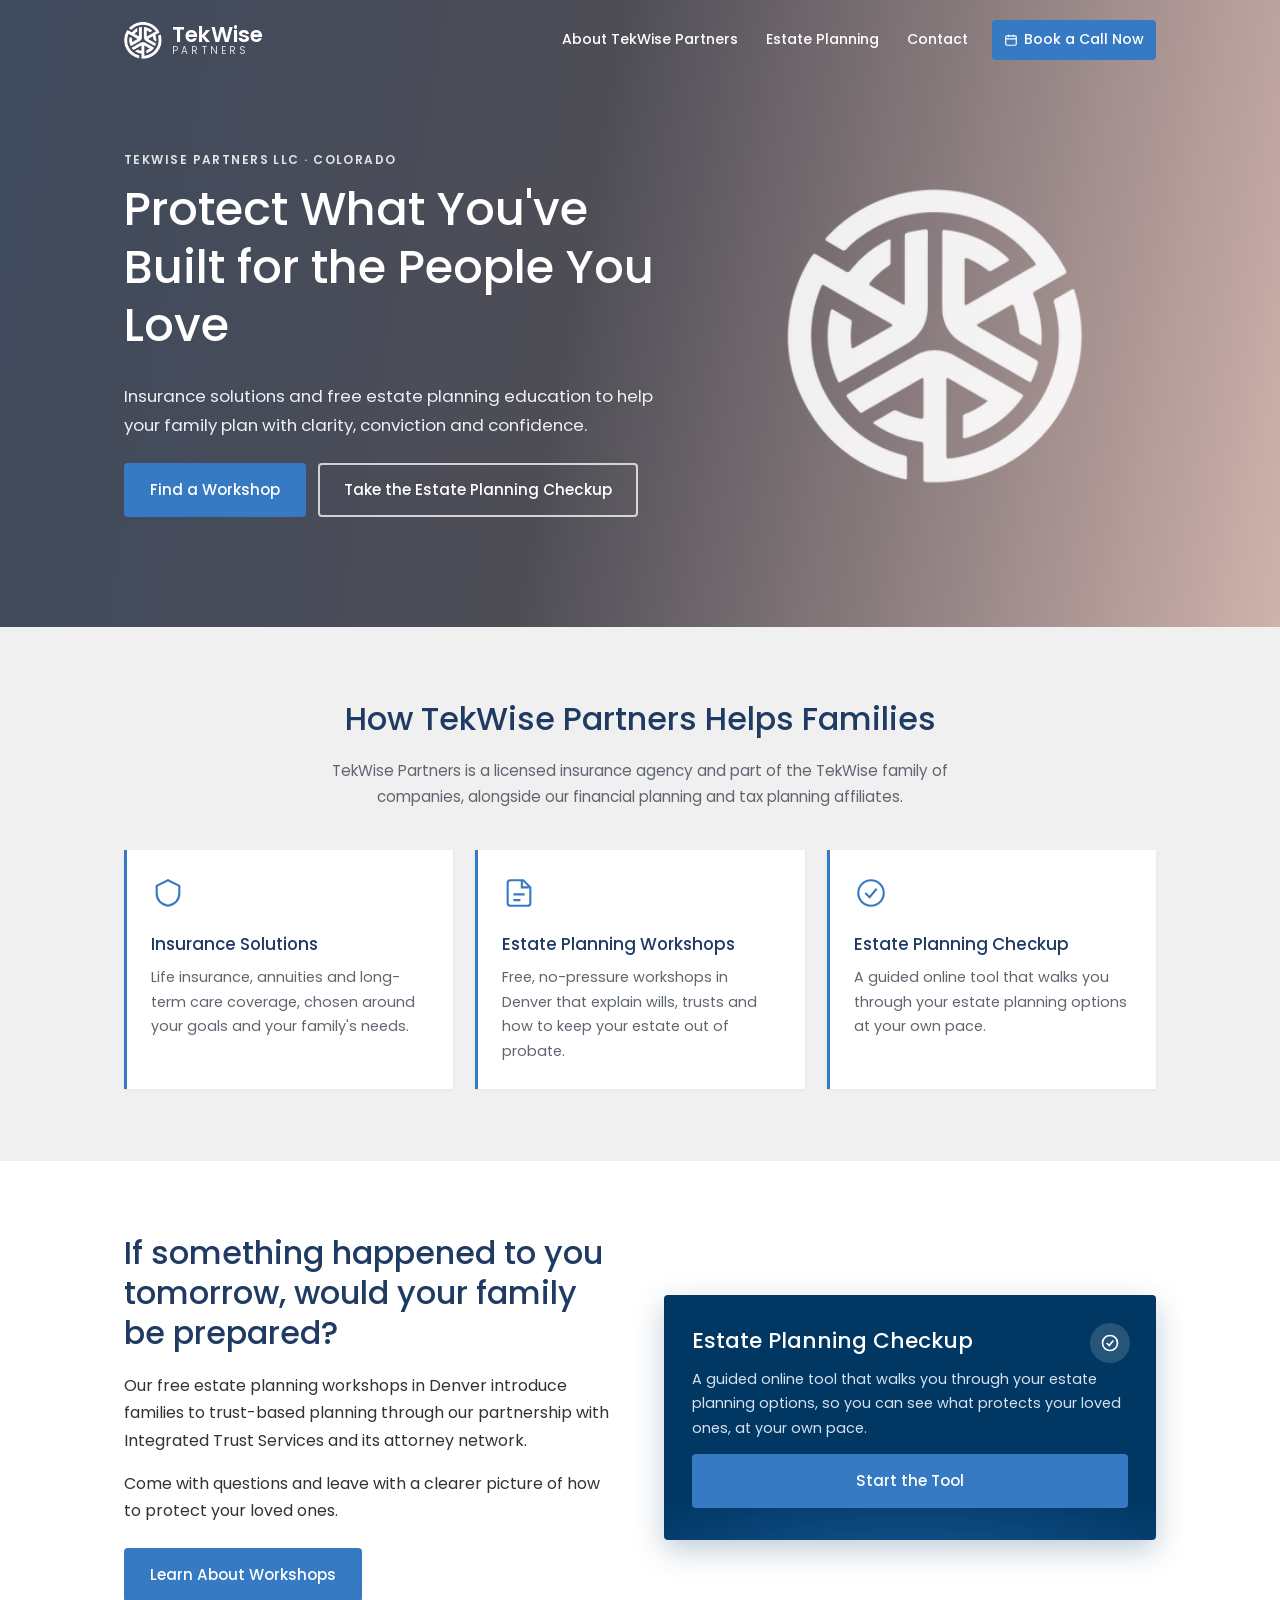
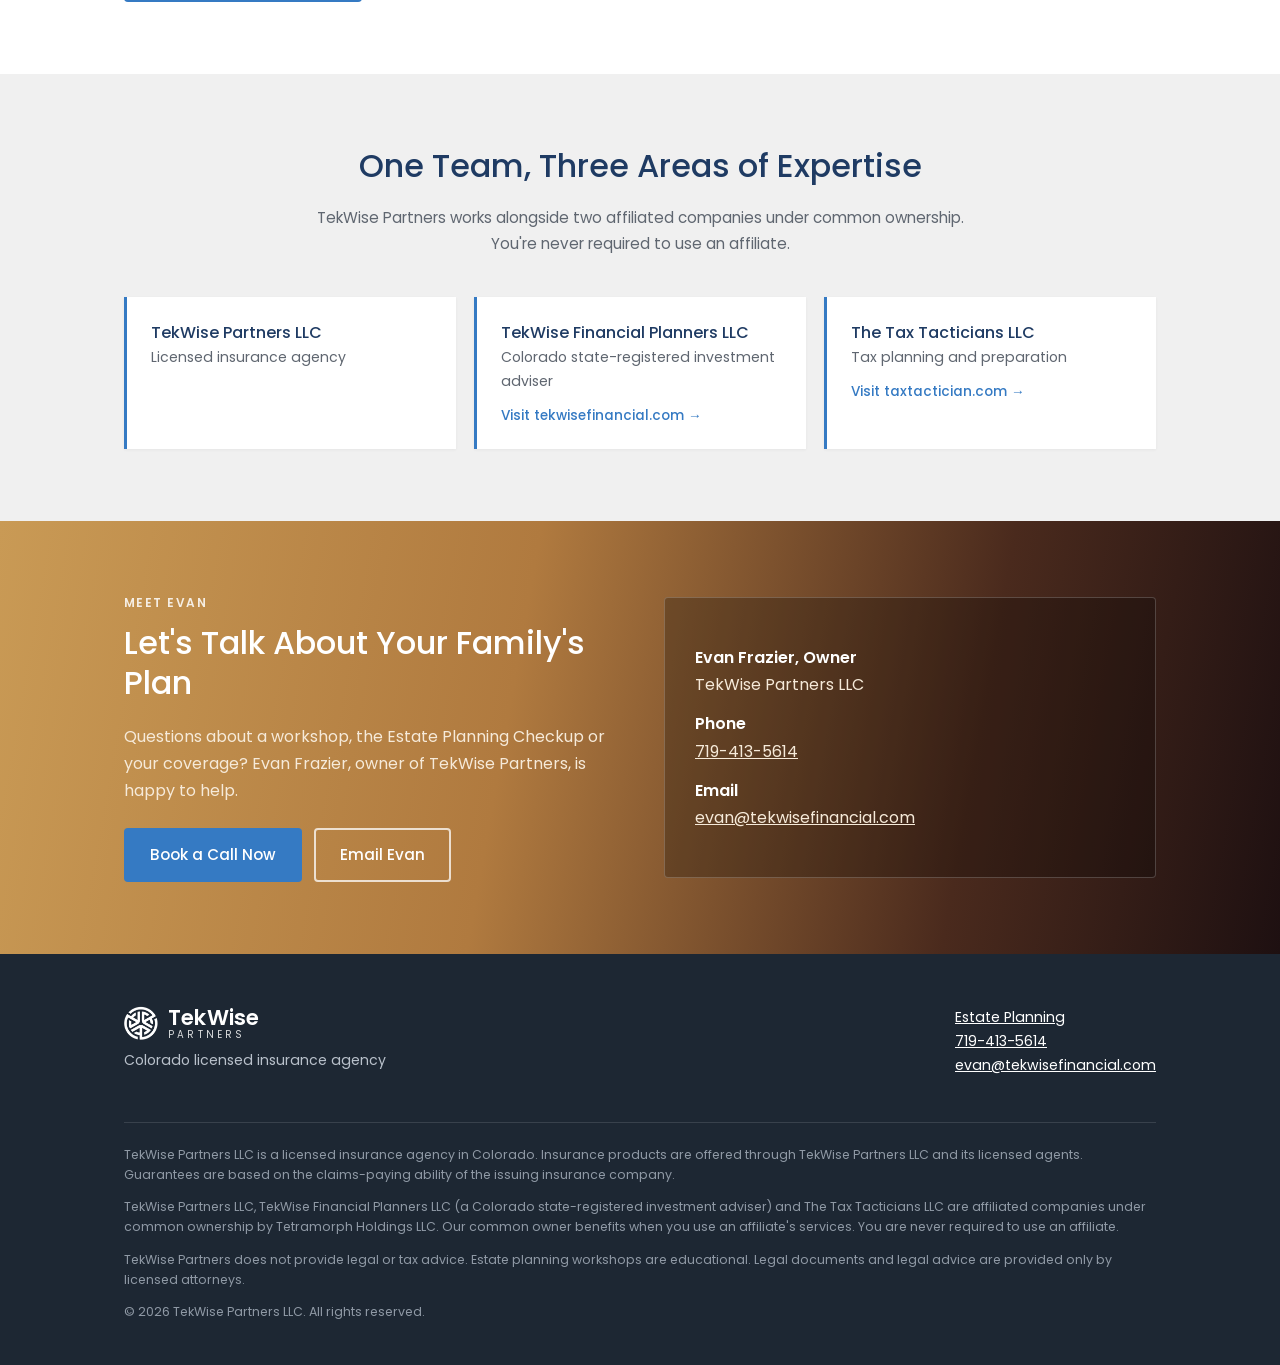
<file: index.html>
<!DOCTYPE html>
<html lang="en">
<head>
  <meta charset="utf-8">
  <meta name="viewport" content="width=device-width, initial-scale=1">
  <title>TekWise Partners | Insurance &amp; Estate Planning Workshops in Denver, CO</title>
  <meta name="description" content="TekWise Partners is a Colorado insurance agency offering life insurance, annuities and free estate planning workshops in Denver. Book a call today.">
  <link rel="canonical" href="https://tekwisepartners.com/">
  <meta name="robots" content="index, follow">
  <meta name="theme-color" content="#3e4a5d">
  <meta property="og:type" content="website">
  <meta property="og:site_name" content="TekWise Partners">
  <meta property="og:locale" content="en_US">
  <meta property="og:title" content="TekWise Partners | Insurance &amp; Estate Planning Workshops in Denver, CO">
  <meta property="og:description" content="TekWise Partners is a Colorado insurance agency offering life insurance, annuities and free estate planning workshops in Denver. Book a call today.">
  <meta property="og:url" content="https://tekwisepartners.com/">
  <meta property="og:image" content="https://tekwisepartners.com/img/og-image.png">
  <meta property="og:image:width" content="1200">
  <meta property="og:image:height" content="630">
  <meta property="og:image:alt" content="TekWise Partners: insurance solutions and estate planning workshops in Denver, Colorado">
  <meta name="twitter:card" content="summary_large_image">
  <meta name="twitter:title" content="TekWise Partners | Insurance &amp; Estate Planning Workshops in Denver, CO">
  <meta name="twitter:description" content="TekWise Partners is a Colorado insurance agency offering life insurance, annuities and free estate planning workshops in Denver. Book a call today.">
  <meta name="twitter:image" content="https://tekwisepartners.com/img/og-image.png">
  <meta name="geo.region" content="US-CO">
  <meta name="geo.placename" content="Denver">
  <link rel="apple-touch-icon" href="apple-touch-icon.png">
  <script type="application/ld+json">
{
  "@context": "https://schema.org",
  "@graph": [
    {
      "@type": "InsuranceAgency",
      "@id": "https://tekwisepartners.com/#organization",
      "name": "TekWise Partners LLC",
      "alternateName": "TekWise Partners",
      "url": "https://tekwisepartners.com/",
      "logo": "https://tekwisepartners.com/img/tekwise-symbol.png",
      "image": "https://tekwisepartners.com/img/og-image.png",
      "description": "Colorado licensed insurance agency offering life insurance, annuities, long-term care coverage and estate planning workshops in Denver.",
      "telephone": "+1-719-413-5614",
      "email": "evan@tekwisefinancial.com",
      "areaServed": [
        {
          "@type": "City",
          "name": "Denver"
        },
        {
          "@type": "State",
          "name": "Colorado"
        }
      ],
      "founder": {
        "@type": "Person",
        "name": "Evan Frazier",
        "jobTitle": "Owner"
      },
      "parentOrganization": {
        "@type": "Organization",
        "name": "Tetramorph Holdings LLC"
      },
      "knowsAbout": [
        "Life insurance",
        "Annuities",
        "Long-term care insurance",
        "Estate planning",
        "Living trusts",
        "Probate avoidance"
      ],
      "potentialAction": {
        "@type": "ReserveAction",
        "target": "https://calendly.com/tekwisefinancial/insuranceandincomeplanning",
        "name": "Book a call"
      }
    },
    {
      "@type": "WebSite",
      "@id": "https://tekwisepartners.com/#website",
      "url": "https://tekwisepartners.com/",
      "name": "TekWise Partners",
      "publisher": {
        "@id": "https://tekwisepartners.com/#organization"
      }
    }
  ]
}
  </script>
  <link rel="preconnect" href="https://fonts.googleapis.com">
  <link rel="preconnect" href="https://fonts.gstatic.com" crossorigin>
  <link href="https://fonts.googleapis.com/css2?family=Poppins:wght@400;500;600&display=swap" rel="stylesheet">
  <link rel="stylesheet" href="css/style.css">
  <link rel="icon" href="favicon.png" type="image/png">
</head>
<body>
  <a class="skip" href="#main">Skip to content</a>

  <header class="site-header">
    <div class="wrap">
      <a class="brand" href="index.html">
        <img src="img/tekwise-symbol-white.png" alt="" width="38" height="38">
        <span class="brand-name">TekWise<small>Partners</small></span>
      </a>
      <nav class="nav" aria-label="Main">
        <a href="index.html#services">About TekWise Partners</a>
        <a href="estate-planning.html">Estate Planning</a>
        <a href="index.html#contact">Contact</a>
        <a class="nav-cta" href="https://calendly.com/tekwisefinancial/insuranceandincomeplanning" target="_blank" rel="noopener"><svg viewBox="0 0 24 24" fill="none" stroke="currentColor" stroke-width="2"><rect x="3" y="5" width="18" height="16" rx="2"/><path d="M16 3v4M8 3v4M3 10h18"/></svg>Book a Call Now</a>
      </nav>
    </div>
  </header>

  <main id="main">
    <section class="hero">
      <div class="wrap">
        <div>
          <p class="eyebrow">TekWise Partners LLC &middot; Colorado</p>
          <h1>Protect What You've Built for the People You Love</h1>
          <p class="lead">Insurance solutions and free estate planning education to help your family plan with clarity, conviction and confidence.</p>
          <div class="actions">
            <a class="btn btn-primary" href="estate-planning.html#workshops">Find a Workshop</a>
            <a class="btn btn-outline-white" href="estate-planning.html#checkup">Take the Estate Planning Checkup</a>
          </div>
        </div>
        <img class="hero-mark" src="img/tekwise-symbol-white.png" alt="">
      </div>
    </section>

    <section id="services" class="alt">
      <div class="wrap">
        <div class="section-head">
          <h2>How TekWise Partners Helps Families</h2>
          <p>TekWise Partners is a licensed insurance agency and part of the TekWise family of companies, alongside our financial planning and tax planning affiliates.</p>
        </div>
        <div class="grid grid-3">
          <div class="card">
            <div class="icon"><svg viewBox="0 0 24 24" fill="none" stroke="currentColor" stroke-width="1.5"><path d="M12 3l8 4v5c0 5-3.5 8-8 9-4.5-1-8-4-8-9V7z"/></svg></div>
            <h3>Insurance Solutions</h3>
            <p>Life insurance, annuities and long-term care coverage, chosen around your goals and your family's needs.</p>
          </div>
          <div class="card">
            <div class="icon"><svg viewBox="0 0 24 24" fill="none" stroke="currentColor" stroke-width="1.5"><path d="M4 19V5a2 2 0 012-2h9l5 5v11a2 2 0 01-2 2H6a2 2 0 01-2-2z"/><path d="M14 3v5h5M8 13h8M8 17h5"/></svg></div>
            <h3>Estate Planning Workshops</h3>
            <p>Free, no-pressure workshops in Denver that explain wills, trusts and how to keep your estate out of probate.</p>
          </div>
          <div class="card">
            <div class="icon"><svg viewBox="0 0 24 24" fill="none" stroke="currentColor" stroke-width="1.5"><circle cx="12" cy="12" r="9"/><path d="M8 12l3 3 5-6"/></svg></div>
            <h3>Estate Planning Checkup</h3>
            <p>A guided online tool that walks you through your estate planning options at your own pace.</p>
          </div>
        </div>
      </div>
    </section>

    <section>
      <div class="wrap grid grid-2">
        <div>
          <h2>If something happened to you tomorrow, would your family be prepared?</h2>
          <p>Our free estate planning workshops in Denver introduce families to trust-based planning through our partnership with Integrated Trust Services and its attorney network.</p>
          <p>Come with questions and leave with a clearer picture of how to protect your loved ones.</p>
          <div class="actions">
            <a class="btn btn-primary" href="estate-planning.html">Learn About Workshops</a>
          </div>
        </div>
        <div class="tool-card">
          <span class="tool-icon" aria-hidden="true"><svg viewBox="0 0 24 24" fill="none" stroke="#fff" stroke-width="2"><circle cx="12" cy="12" r="9"/><path d="M8 12l3 3 5-6"/></svg></span>
          <h3>Estate Planning Checkup</h3>
          <p>A guided online tool that walks you through your estate planning options, so you can see what protects your loved ones, at your own pace.</p>
          <a class="btn btn-primary btn-block" href="https://umustsee.net/KWM9HJ" target="_blank" rel="noopener">Start the Tool</a>
        </div>
      </div>
    </section>

    <section class="alt">
      <div class="wrap">
        <div class="section-head">
          <h2>One Team, Three Areas of Expertise</h2>
          <p>TekWise Partners works alongside two affiliated companies under common ownership. You're never required to use an affiliate.</p>
        </div>
        <div class="affiliates">
          <div class="affiliate"><strong>TekWise Partners LLC</strong><span>Licensed insurance agency</span></div>
          <a class="affiliate" href="https://tekwisefinancial.com" target="_blank" rel="noopener"><strong>TekWise Financial Planners LLC</strong><span>Colorado state-registered investment adviser</span><em>Visit tekwisefinancial.com &rarr;</em></a>
          <a class="affiliate" href="https://taxtactician.com" target="_blank" rel="noopener"><strong>The Tax Tacticians LLC</strong><span>Tax planning and preparation</span><em>Visit taxtactician.com &rarr;</em></a>
        </div>
      </div>
    </section>

    <section id="contact" class="warm">
      <div class="wrap grid grid-2">
        <div>
          <p class="eyebrow">Meet Evan</p>
          <h2>Let's Talk About Your Family's Plan</h2>
          <p>Questions about a workshop, the Estate Planning Checkup or your coverage? Evan Frazier, owner of TekWise Partners, is happy to help.</p>
          <div class="actions">
            <a class="btn btn-primary" href="https://calendly.com/tekwisefinancial/insuranceandincomeplanning" target="_blank" rel="noopener">Book a Call Now</a>
            <a class="btn btn-outline-white" href="mailto:evan@tekwisefinancial.com?subject=TekWise%20Partners%20inquiry">Email Evan</a>
          </div>
        </div>
        <div class="contact-box">
          <dl>
            <dt>Evan Frazier, Owner</dt>
            <dd>TekWise Partners LLC</dd>
            <dt>Phone</dt>
            <dd><a href="tel:+17194135614">719-413-5614</a></dd>
            <dt>Email</dt>
            <dd><a href="mailto:evan@tekwisefinancial.com">evan@tekwisefinancial.com</a></dd>
          </dl>
        </div>
      </div>
    </section>
  </main>

  <footer class="site-footer">
    <div class="wrap">
      <div class="footer-top">
        <div>
          <div class="footer-brand"><img src="img/tekwise-symbol-white.png" alt="" width="34" height="34"><span class="brand-name">TekWise<small>Partners</small></span></div>
          <p>Colorado licensed insurance agency</p>
        </div>
        <div>
          <p><a href="estate-planning.html">Estate Planning</a><br>
          <a href="tel:+17194135614">719-413-5614</a><br>
          <a href="mailto:evan@tekwisefinancial.com">evan@tekwisefinancial.com</a></p>
        </div>
      </div>
      <div class="disclosure">
        <p>TekWise Partners LLC is a licensed insurance agency in Colorado. Insurance products are offered through TekWise Partners LLC and its licensed agents. Guarantees are based on the claims-paying ability of the issuing insurance company.</p>
        <p>TekWise Partners LLC, TekWise Financial Planners LLC (a Colorado state-registered investment adviser) and The Tax Tacticians LLC are affiliated companies under common ownership by Tetramorph Holdings LLC. Our common owner benefits when you use an affiliate's services. You are never required to use an affiliate.</p>
        <p>TekWise Partners does not provide legal or tax advice. Estate planning workshops are educational. Legal documents and legal advice are provided only by licensed attorneys.</p>
        <p>&copy; <span id="yr">2026</span> TekWise Partners LLC. All rights reserved.</p>
      </div>
    </div>
  </footer>
  <script>document.getElementById('yr').textContent = new Date().getFullYear();</script>
</body>
</html>
</file>
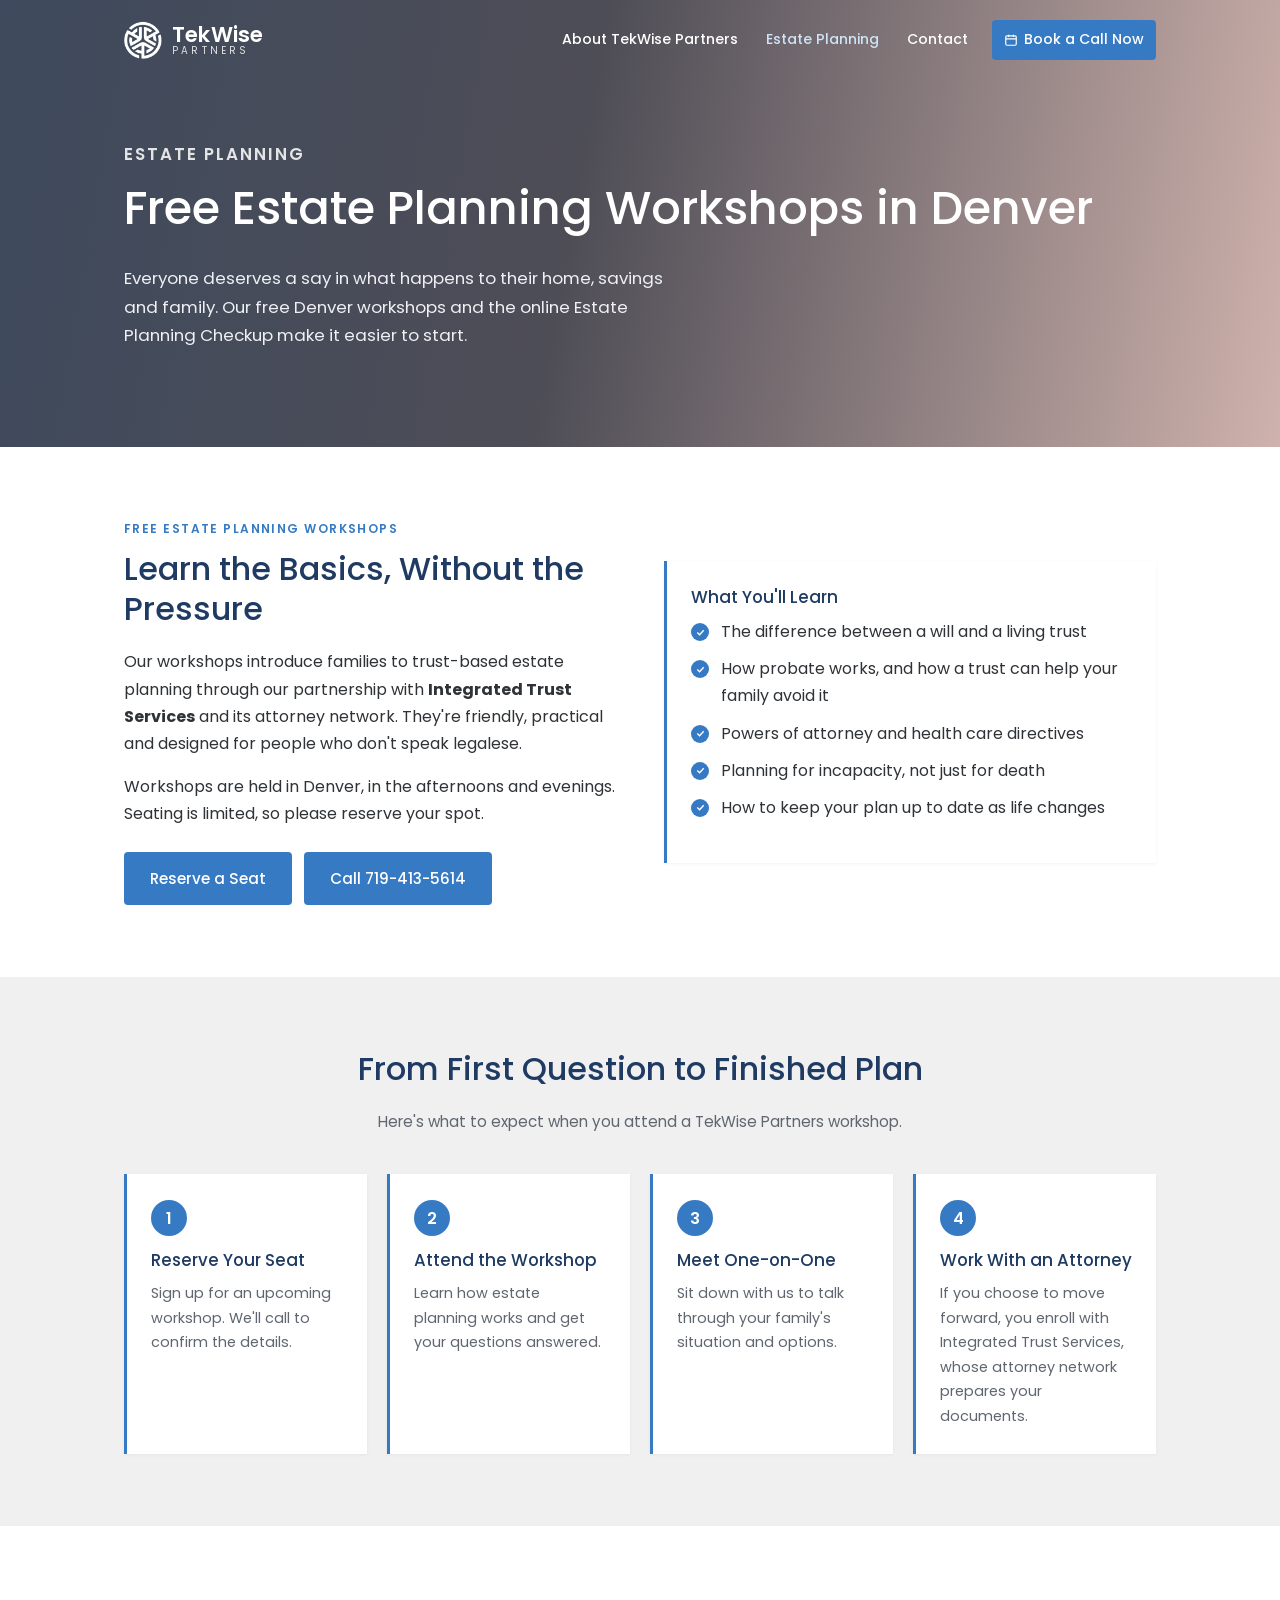
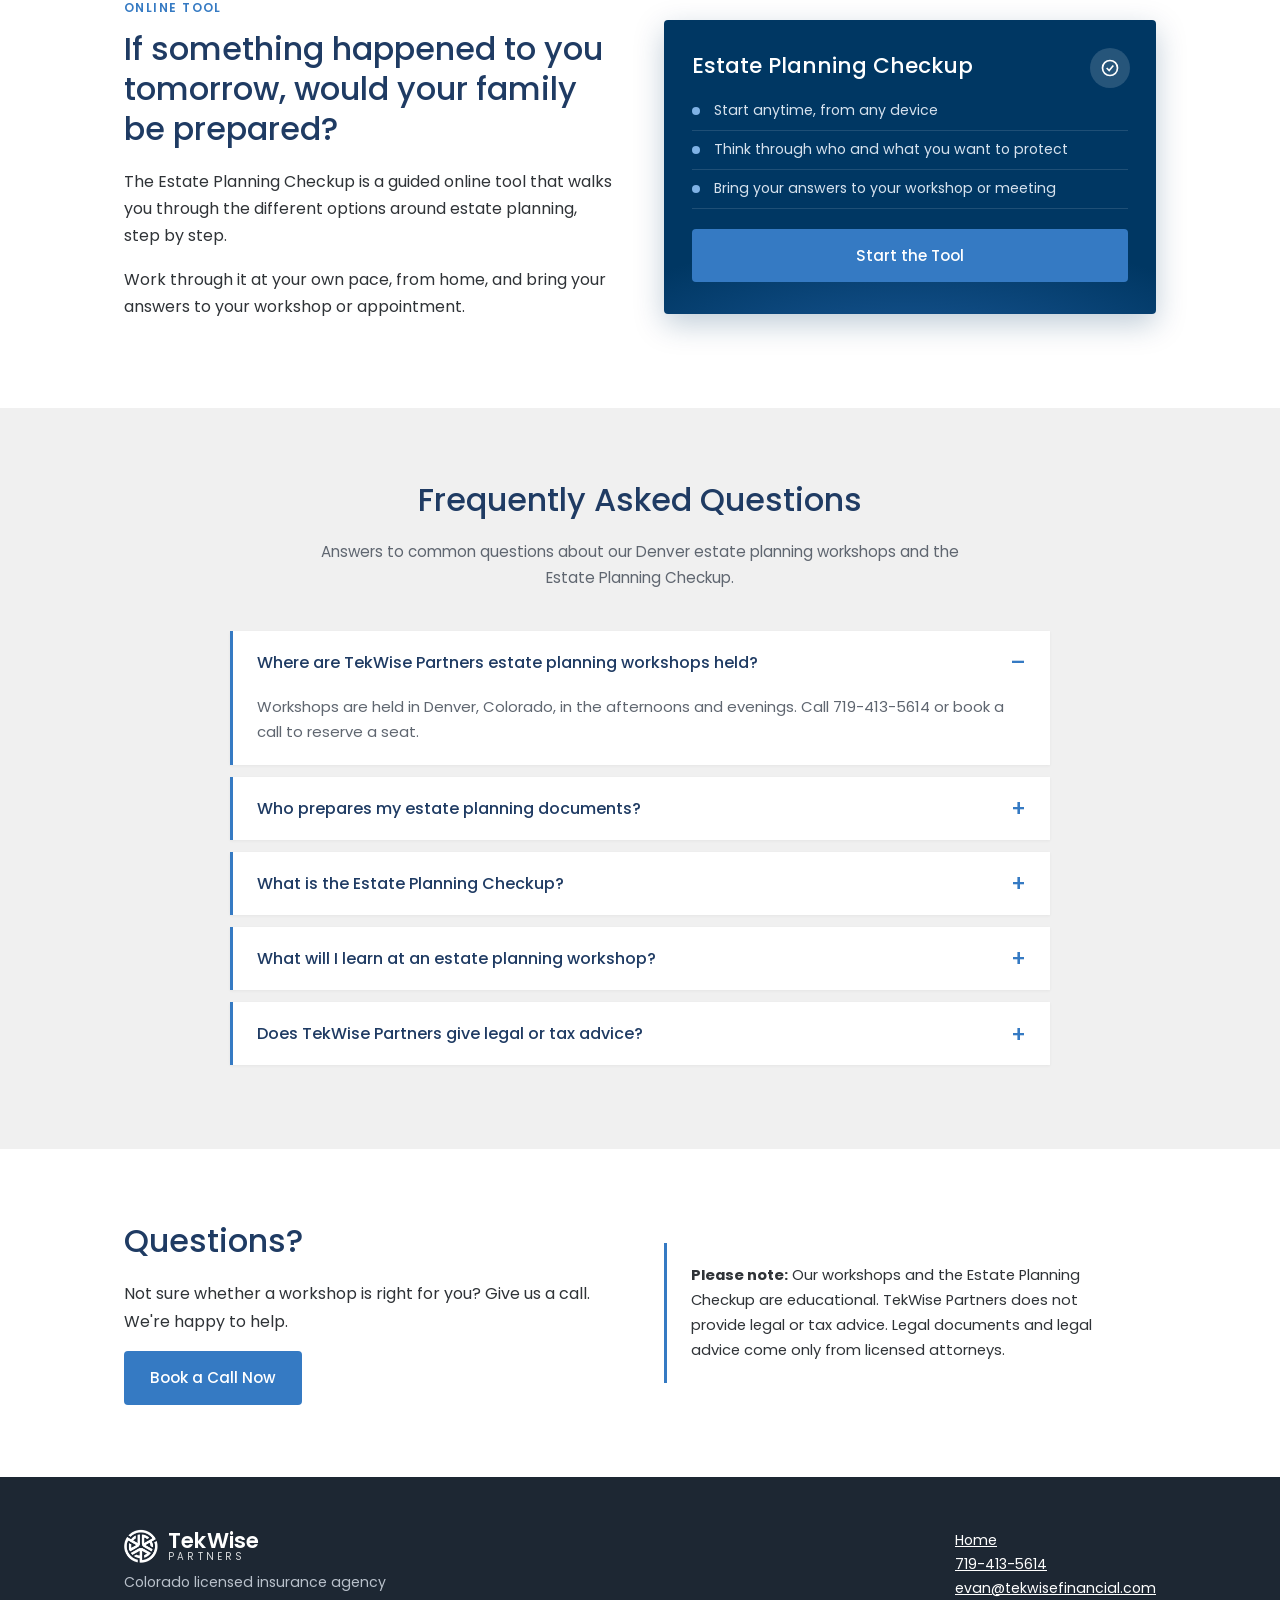
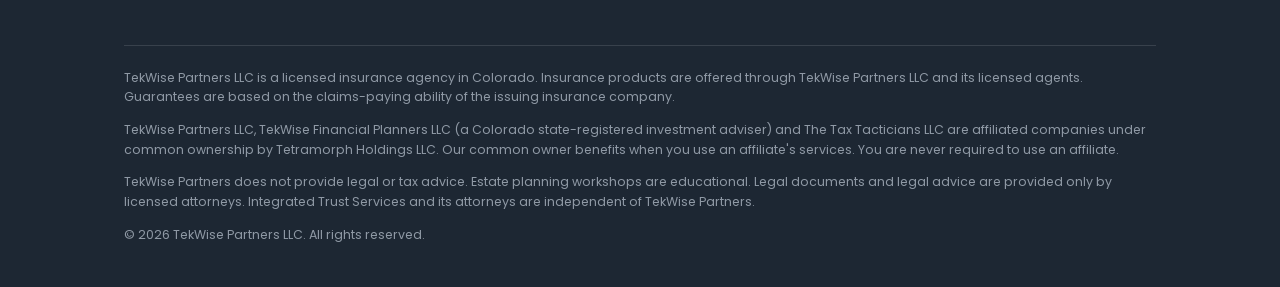
<file: estate-planning.html>
<!DOCTYPE html>
<html lang="en">
<head>
  <meta charset="utf-8">
  <meta name="viewport" content="width=device-width, initial-scale=1">
  <title>Free Estate Planning Workshops in Denver | TekWise Partners</title>
  <meta name="description" content="Free estate planning workshops in Denver with Integrated Trust Services&#39; attorneys. Learn about wills, trusts and probate, or take our online checkup.">
  <link rel="canonical" href="https://tekwisepartners.com/estate-planning.html">
  <meta name="robots" content="index, follow">
  <meta name="theme-color" content="#3e4a5d">
  <meta property="og:type" content="website">
  <meta property="og:site_name" content="TekWise Partners">
  <meta property="og:locale" content="en_US">
  <meta property="og:title" content="Free Estate Planning Workshops in Denver | TekWise Partners">
  <meta property="og:description" content="Free estate planning workshops in Denver with Integrated Trust Services&#39; attorneys. Learn about wills, trusts and probate, or take our online checkup.">
  <meta property="og:url" content="https://tekwisepartners.com/estate-planning.html">
  <meta property="og:image" content="https://tekwisepartners.com/img/og-image.png">
  <meta property="og:image:width" content="1200">
  <meta property="og:image:height" content="630">
  <meta property="og:image:alt" content="TekWise Partners: insurance solutions and estate planning workshops in Denver, Colorado">
  <meta name="twitter:card" content="summary_large_image">
  <meta name="twitter:title" content="Free Estate Planning Workshops in Denver | TekWise Partners">
  <meta name="twitter:description" content="Free estate planning workshops in Denver with Integrated Trust Services&#39; attorneys. Learn about wills, trusts and probate, or take our online checkup.">
  <meta name="twitter:image" content="https://tekwisepartners.com/img/og-image.png">
  <meta name="geo.region" content="US-CO">
  <meta name="geo.placename" content="Denver">
  <link rel="apple-touch-icon" href="apple-touch-icon.png">
  <script type="application/ld+json">
{
  "@context": "https://schema.org",
  "@graph": [
    {
      "@type": "InsuranceAgency",
      "@id": "https://tekwisepartners.com/#organization",
      "name": "TekWise Partners LLC",
      "alternateName": "TekWise Partners",
      "url": "https://tekwisepartners.com/",
      "logo": "https://tekwisepartners.com/img/tekwise-symbol.png",
      "image": "https://tekwisepartners.com/img/og-image.png",
      "description": "Colorado licensed insurance agency offering life insurance, annuities, long-term care coverage and estate planning workshops in Denver.",
      "telephone": "+1-719-413-5614",
      "email": "evan@tekwisefinancial.com",
      "areaServed": [
        {
          "@type": "City",
          "name": "Denver"
        },
        {
          "@type": "State",
          "name": "Colorado"
        }
      ],
      "founder": {
        "@type": "Person",
        "name": "Evan Frazier",
        "jobTitle": "Owner"
      },
      "parentOrganization": {
        "@type": "Organization",
        "name": "Tetramorph Holdings LLC"
      },
      "knowsAbout": [
        "Life insurance",
        "Annuities",
        "Long-term care insurance",
        "Estate planning",
        "Living trusts",
        "Probate avoidance"
      ],
      "potentialAction": {
        "@type": "ReserveAction",
        "target": "https://calendly.com/tekwisefinancial/insuranceandincomeplanning",
        "name": "Book a call"
      }
    },
    {
      "@type": "Service",
      "name": "Estate planning workshops",
      "serviceType": "Estate planning education",
      "provider": {
        "@id": "https://tekwisepartners.com/#organization"
      },
      "areaServed": {
        "@type": "City",
        "name": "Denver"
      },
      "url": "https://tekwisepartners.com/estate-planning.html"
    },
    {
      "@type": "FAQPage",
      "mainEntity": [
        {
          "@type": "Question",
          "name": "Where are TekWise Partners estate planning workshops held?",
          "acceptedAnswer": {
            "@type": "Answer",
            "text": "Workshops are held in Denver, Colorado, in the afternoons and evenings. Call 719-413-5614 or book a call to reserve a seat."
          }
        },
        {
          "@type": "Question",
          "name": "Who prepares my estate planning documents?",
          "acceptedAnswer": {
            "@type": "Answer",
            "text": "If you choose to move forward after a workshop, you enroll with Integrated Trust Services, whose attorney network prepares your documents. TekWise Partners does not provide legal advice."
          }
        },
        {
          "@type": "Question",
          "name": "What is the Estate Planning Checkup?",
          "acceptedAnswer": {
            "@type": "Answer",
            "text": "The Estate Planning Checkup is a guided online tool that walks you through the different options around estate planning at your own pace. You can bring your answers to a workshop or appointment."
          }
        },
        {
          "@type": "Question",
          "name": "What will I learn at an estate planning workshop?",
          "acceptedAnswer": {
            "@type": "Answer",
            "text": "Workshops cover the difference between a will and a living trust, how probate works and how a trust can help avoid it, powers of attorney and health care directives, planning for incapacity, and keeping your plan up to date."
          }
        },
        {
          "@type": "Question",
          "name": "Does TekWise Partners give legal or tax advice?",
          "acceptedAnswer": {
            "@type": "Answer",
            "text": "No. TekWise Partners is a licensed insurance agency. Workshops and the Estate Planning Checkup are educational. Legal advice comes only from licensed attorneys."
          }
        }
      ]
    },
    {
      "@type": "BreadcrumbList",
      "itemListElement": [
        {
          "@type": "ListItem",
          "position": 1,
          "name": "Home",
          "item": "https://tekwisepartners.com/"
        },
        {
          "@type": "ListItem",
          "position": 2,
          "name": "Estate Planning",
          "item": "https://tekwisepartners.com/estate-planning.html"
        }
      ]
    }
  ]
}
  </script>
  <link rel="preconnect" href="https://fonts.googleapis.com">
  <link rel="preconnect" href="https://fonts.gstatic.com" crossorigin>
  <link href="https://fonts.googleapis.com/css2?family=Poppins:wght@400;500;600&display=swap" rel="stylesheet">
  <link rel="stylesheet" href="css/style.css">
  <link rel="icon" href="favicon.png" type="image/png">
</head>
<body>
  <a class="skip" href="#main">Skip to content</a>

  <header class="site-header">
    <div class="wrap">
      <a class="brand" href="index.html">
        <img src="img/tekwise-symbol-white.png" alt="" width="38" height="38">
        <span class="brand-name">TekWise<small>Partners</small></span>
      </a>
      <nav class="nav" aria-label="Main">
        <a href="index.html#services">About TekWise Partners</a>
        <a href="estate-planning.html" aria-current="page">Estate Planning</a>
        <a href="index.html#contact">Contact</a>
        <a class="nav-cta" href="https://calendly.com/tekwisefinancial/insuranceandincomeplanning" target="_blank" rel="noopener"><svg viewBox="0 0 24 24" fill="none" stroke="currentColor" stroke-width="2"><rect x="3" y="5" width="18" height="16" rx="2"/><path d="M16 3v4M8 3v4M3 10h18"/></svg>Book a Call Now</a>
      </nav>
    </div>
  </header>

  <main id="main">
    <section class="page-hero">
      <div class="wrap">
        <p class="eyebrow">Estate Planning</p>
        <h1>Free Estate Planning Workshops in Denver</h1>
        <p>Everyone deserves a say in what happens to their home, savings and family. Our free Denver workshops and the online Estate Planning Checkup make it easier to start.</p>
      </div>
    </section>

    <section id="workshops">
      <div class="wrap grid grid-2">
        <div>
          <p class="eyebrow">Free Estate Planning Workshops</p>
          <h2>Learn the Basics, Without the Pressure</h2>
          <p>Our workshops introduce families to trust-based estate planning through our partnership with <strong>Integrated Trust Services</strong> and its attorney network. They're friendly, practical and designed for people who don't speak legalese.</p>
          <p>Workshops are held in Denver, in the afternoons and evenings. Seating is limited, so please reserve your spot.</p>
          <div class="actions">
            <a class="btn btn-primary" href="mailto:evan@tekwisefinancial.com?subject=Estate%20planning%20workshop%20reservation">Reserve a Seat</a>
            <a class="btn btn-primary" href="tel:+17194135614">Call 719-413-5614</a>
          </div>
        </div>
        <div class="card">
          <h3>What You'll Learn</h3>
          <ul class="checklist">
            <li>The difference between a will and a living trust</li>
            <li>How probate works, and how a trust can help your family avoid it</li>
            <li>Powers of attorney and health care directives</li>
            <li>Planning for incapacity, not just for death</li>
            <li>How to keep your plan up to date as life changes</li>
          </ul>
        </div>
      </div>
    </section>

    <section class="alt">
      <div class="wrap">
        <div class="section-head">
          <h2>From First Question to Finished Plan</h2>
          <p>Here's what to expect when you attend a TekWise Partners workshop.</p>
        </div>
        <div class="steps">
          <div class="step"><h3>Reserve Your Seat</h3><p>Sign up for an upcoming workshop. We'll call to confirm the details.</p></div>
          <div class="step"><h3>Attend the Workshop</h3><p>Learn how estate planning works and get your questions answered.</p></div>
          <div class="step"><h3>Meet One-on-One</h3><p>Sit down with us to talk through your family's situation and options.</p></div>
          <div class="step"><h3>Work With an Attorney</h3><p>If you choose to move forward, you enroll with Integrated Trust Services, whose attorney network prepares your documents.</p></div>
        </div>
      </div>
    </section>

    <section id="checkup">
      <div class="wrap grid grid-2">
        <div>
          <p class="eyebrow">Online Tool</p>
          <h2>If something happened to you tomorrow, would your family be prepared?</h2>
          <p>The Estate Planning Checkup is a guided online tool that walks you through the different options around estate planning, step by step.</p>
          <p>Work through it at your own pace, from home, and bring your answers to your workshop or appointment.</p>
        </div>
        <div class="tool-card">
          <span class="tool-icon" aria-hidden="true"><svg viewBox="0 0 24 24" fill="none" stroke="#fff" stroke-width="2"><circle cx="12" cy="12" r="9"/><path d="M8 12l3 3 5-6"/></svg></span>
          <h3>Estate Planning Checkup</h3>
          <ul>
            <li>Start anytime, from any device</li>
            <li>Think through who and what you want to protect</li>
            <li>Bring your answers to your workshop or meeting</li>
          </ul>
          <a class="btn btn-primary btn-block" href="https://umustsee.net/KWM9HJ" target="_blank" rel="noopener">Start the Tool</a>
        </div>
      </div>
    </section>

    <section id="faq" class="alt">
      <div class="wrap">
        <div class="section-head">
          <h2>Frequently Asked Questions</h2>
          <p>Answers to common questions about our Denver estate planning workshops and the Estate Planning Checkup.</p>
        </div>
        <div class="faq">
          <details class="faq-item" open>
            <summary>Where are TekWise Partners estate planning workshops held?</summary>
            <p>Workshops are held in Denver, Colorado, in the afternoons and evenings. Call 719-413-5614 or book a call to reserve a seat.</p>
          </details>
          <details class="faq-item">
            <summary>Who prepares my estate planning documents?</summary>
            <p>If you choose to move forward after a workshop, you enroll with Integrated Trust Services, whose attorney network prepares your documents. TekWise Partners does not provide legal advice.</p>
          </details>
          <details class="faq-item">
            <summary>What is the Estate Planning Checkup?</summary>
            <p>The Estate Planning Checkup is a guided online tool that walks you through the different options around estate planning at your own pace. You can bring your answers to a workshop or appointment.</p>
          </details>
          <details class="faq-item">
            <summary>What will I learn at an estate planning workshop?</summary>
            <p>Workshops cover the difference between a will and a living trust, how probate works and how a trust can help avoid it, powers of attorney and health care directives, planning for incapacity, and keeping your plan up to date.</p>
          </details>
          <details class="faq-item">
            <summary>Does TekWise Partners give legal or tax advice?</summary>
            <p>No. TekWise Partners is a licensed insurance agency. Workshops and the Estate Planning Checkup are educational. Legal advice comes only from licensed attorneys.</p>
          </details>
        </div>
      </div>
    </section>

    <section>
      <div class="wrap grid grid-2">
        <div>
          <h2>Questions?</h2>
          <p>Not sure whether a workshop is right for you? Give us a call. We're happy to help.</p>
          <a class="btn btn-primary" href="https://calendly.com/tekwisefinancial/insuranceandincomeplanning" target="_blank" rel="noopener">Book a Call Now</a>
        </div>
        <div class="callout">
          <strong>Please note:</strong> Our workshops and the Estate Planning Checkup are educational. TekWise Partners does not provide legal or tax advice. Legal documents and legal advice come only from licensed attorneys.
        </div>
      </div>
    </section>
  </main>

  <footer class="site-footer">
    <div class="wrap">
      <div class="footer-top">
        <div>
          <div class="footer-brand"><img src="img/tekwise-symbol-white.png" alt="" width="34" height="34"><span class="brand-name">TekWise<small>Partners</small></span></div>
          <p>Colorado licensed insurance agency</p>
        </div>
        <div>
          <p><a href="index.html">Home</a><br>
          <a href="tel:+17194135614">719-413-5614</a><br>
          <a href="mailto:evan@tekwisefinancial.com">evan@tekwisefinancial.com</a></p>
        </div>
      </div>
      <div class="disclosure">
        <p>TekWise Partners LLC is a licensed insurance agency in Colorado. Insurance products are offered through TekWise Partners LLC and its licensed agents. Guarantees are based on the claims-paying ability of the issuing insurance company.</p>
        <p>TekWise Partners LLC, TekWise Financial Planners LLC (a Colorado state-registered investment adviser) and The Tax Tacticians LLC are affiliated companies under common ownership by Tetramorph Holdings LLC. Our common owner benefits when you use an affiliate's services. You are never required to use an affiliate.</p>
        <p>TekWise Partners does not provide legal or tax advice. Estate planning workshops are educational. Legal documents and legal advice are provided only by licensed attorneys. Integrated Trust Services and its attorneys are independent of TekWise Partners.</p>
        <p>&copy; <span id="yr">2026</span> TekWise Partners LLC. All rights reserved.</p>
      </div>
    </div>
  </footer>
  <script>document.getElementById('yr').textContent = new Date().getFullYear();</script>
</body>
</html>
</file>
<file: css/style.css>
/* Tekwise Partners — styled to match tekwisefinancial.com */
:root {
  --blue: #357ac3;          /* buttons, card accents */
  --blue-dark: #2a64a3;
  --navy: #003763;          /* tool card */
  --heading: #1f3b63;       /* section headings */
  --ink: #2f3337;
  --muted: #5f6670;
  --gray: #f0f0f0;          /* section background */
  --line: #e4e6e9;
  --hero-1: #3e4a5d;        /* slate */
  --hero-2: #4e4d56;
  --hero-3: #cfb2ac;        /* dusty rose */
  --warm-1: #c99a55;        /* amber */
  --warm-2: #1e1011;        /* deep brown */
  --max: 1080px;
}

* { box-sizing: border-box; }
html { scroll-behavior: smooth; }
body {
  margin: 0;
  font-family: "Poppins", "Segoe UI", Helvetica, Arial, sans-serif;
  font-size: 16px;
  line-height: 1.7;
  color: var(--ink);
  background: #fff;
}
h1, h2, h3 { line-height: 1.25; margin: 0 0 .6em; font-weight: 500; color: var(--heading); }
h1 { font-size: clamp(2rem, 4.2vw, 2.9rem); color: #fff; }
h2 { font-size: clamp(1.5rem, 2.8vw, 2rem); }
h3 { font-size: 1.05rem; }
p { margin: 0 0 1em; }
a { color: var(--blue); }
img { max-width: 100%; display: block; }

.wrap { max-width: var(--max); margin: 0 auto; padding: 0 24px; }
.skip { position: absolute; left: -999px; }
.skip:focus { left: 16px; top: 16px; background: #fff; padding: 8px 12px; z-index: 10; }

/* Header — transparent, over the hero */
.site-header { position: absolute; top: 0; left: 0; right: 0; z-index: 5; }
.site-header .wrap { display: flex; align-items: center; justify-content: space-between; gap: 16px; min-height: 80px; flex-wrap: wrap; }
.brand { display: flex; align-items: center; gap: 10px; text-decoration: none; color: #fff; }
.brand img { width: 38px; height: 38px; object-fit: contain; }
.brand-name { font-size: 1.35rem; font-weight: 600; letter-spacing: .01em; color: #fff; line-height: 1.1; }
.brand-name small { display: block; font-size: .62rem; font-weight: 400; letter-spacing: .32em; text-transform: uppercase; opacity: .85; }
.nav { display: flex; gap: 4px; flex-wrap: wrap; align-items: center; }
.nav a { color: #fff; text-decoration: none; padding: 8px 12px; font-size: .88rem; font-weight: 500; border-radius: 4px; }
.nav a:hover, .nav a[aria-current="page"] { color: #cfe3f7; }
.nav a.nav-cta { background: var(--blue); margin-left: 8px; display: inline-flex; gap: 6px; align-items: center; }
.nav a.nav-cta:hover { background: var(--blue-dark); color: #fff; }
.nav-cta svg, .btn svg { width: 14px; height: 14px; }

/* Buttons */
.btn {
  display: inline-flex; align-items: center; gap: 8px; padding: 12px 24px; border-radius: 4px; font-weight: 500; font-size: .95rem;
  text-decoration: none; border: 2px solid transparent; transition: background .15s;
}
.btn-primary { background: var(--blue); color: #fff; }
.btn-primary:hover { background: var(--blue-dark); }
.btn-outline-white { border-color: rgba(255,255,255,.75); color: #fff; }
.btn-outline-white:hover { background: rgba(255,255,255,.12); }
.btn-block { display: flex; justify-content: center; width: 100%; }

/* Hero */
.hero, .page-hero {
  background: linear-gradient(100deg, var(--hero-1) 0%, var(--hero-2) 45%, var(--hero-3) 100%);
  color: #fff; position: relative; overflow: hidden;
}
.hero { padding: 150px 0 110px; }
.page-hero { padding: 140px 0 80px; }
.hero .wrap { display: grid; grid-template-columns: 1.25fr 1fr; gap: 40px; align-items: center; }
.hero p.lead, .page-hero p { font-size: 1.05rem; color: #eef0f4; max-width: 560px; }
.hero-mark { justify-self: center; width: min(300px, 80%); opacity: .9; }
.eyebrow { text-transform: uppercase; letter-spacing: .12em; font-size: .75rem; font-weight: 600; color: var(--blue); margin-bottom: 10px; }
.hero .eyebrow, .page-hero .eyebrow, .warm .eyebrow { color: #fff; opacity: .85; }
.actions { display: flex; gap: 12px; flex-wrap: wrap; margin-top: 24px; }

/* Sections */
section { padding: 72px 0; }
.alt { background: var(--gray); }
.section-head { max-width: 680px; margin: 0 auto 40px; text-align: center; }
.section-head p { color: var(--muted); font-size: .95rem; }

.grid { display: grid; gap: 22px; }
.grid-3 { grid-template-columns: repeat(auto-fit, minmax(240px, 1fr)); }
.grid-2 { grid-template-columns: repeat(auto-fit, minmax(300px, 1fr)); align-items: center; gap: 48px; }

/* Cards — white with blue left border, like the TekWise site */
.card { background: #fff; border-left: 3px solid var(--blue); padding: 26px 24px; box-shadow: 0 1px 3px rgba(0,0,0,.05); }
.card p { color: var(--muted); margin: 0; font-size: .9rem; }
.card h3 { color: var(--heading); }
.icon { width: 40px; height: 40px; color: var(--blue); margin-bottom: 18px; }
.icon svg { width: 34px; height: 34px; }

.checklist { list-style: none; padding: 0; margin: 0 0 1em; }
.checklist li { padding-left: 30px; position: relative; margin-bottom: 10px; }
.checklist li::before {
  content: ""; position: absolute; left: 0; top: 5px; width: 18px; height: 18px; border-radius: 50%;
  background: var(--blue) url("data:image/svg+xml,%3Csvg xmlns='http://www.w3.org/2000/svg' viewBox='0 0 24 24' fill='none' stroke='%23fff' stroke-width='3'%3E%3Cpath d='M5 12l5 5 9-10'/%3E%3C/svg%3E") center/11px no-repeat;
}

/* Steps */
.steps { counter-reset: step; display: grid; gap: 20px; grid-template-columns: repeat(auto-fit, minmax(220px, 1fr)); }
.step { background: #fff; padding: 26px 24px; border-left: 3px solid var(--blue); box-shadow: 0 1px 3px rgba(0,0,0,.05); }
.step::before {
  counter-increment: step; content: counter(step);
  display: grid; place-items: center; width: 36px; height: 36px; border-radius: 50%;
  background: var(--blue); color: #fff; font-weight: 600; margin-bottom: 14px;
}
.step p { color: var(--muted); margin: 0; font-size: .9rem; }

/* Navy tool card — matches the Estate Planning Checkup Tool card */
.tool-card {
  background: radial-gradient(120% 80% at 50% 120%, #1b5a9a 0%, var(--navy) 60%);
  color: #fff; padding: 32px 28px; border-radius: 4px; box-shadow: 0 10px 30px rgba(0,55,99,.25); position: relative;
}
.tool-card h3 { color: #fff; font-size: 1.35rem; font-weight: 500; padding-right: 56px; }
.tool-card p { color: #d6e2ee; font-size: .9rem; }
.tool-card .tool-icon {
  position: absolute; top: 28px; right: 26px; width: 40px; height: 40px; border-radius: 50%;
  background: rgba(255,255,255,.15); display: grid; place-items: center;
}
.tool-card .tool-icon svg { width: 20px; height: 20px; }
.tool-card ul { list-style: none; padding: 0; margin: 0 0 20px; font-size: .88rem; color: #d6e2ee; }
.tool-card li { padding: 7px 0 7px 22px; position: relative; border-bottom: 1px solid rgba(255,255,255,.12); }
.tool-card li::before { content: ""; position: absolute; left: 0; top: 15px; width: 8px; height: 8px; border-radius: 50%; background: #7fb2e5; }

.callout { background: #fff; border-left: 3px solid var(--blue); padding: 20px 24px; font-size: .92rem; }

/* FAQ */
.faq { max-width: 820px; margin: 0 auto; }
.faq-item { background: #fff; border-left: 3px solid var(--blue); margin-bottom: 12px; box-shadow: 0 1px 3px rgba(0,0,0,.05); }
.faq-item summary { cursor: pointer; padding: 18px 24px; font-weight: 500; color: var(--heading); list-style: none; position: relative; padding-right: 52px; }
.faq-item summary::-webkit-details-marker { display: none; }
.faq-item summary::after { content: "+"; position: absolute; right: 24px; top: 50%; transform: translateY(-50%); font-size: 1.4rem; color: var(--blue); }
.faq-item[open] summary::after { content: "\2013"; }
.faq-item p { padding: 0 24px 20px; margin: 0; color: var(--muted); font-size: .93rem; }

/* Warm "Meet Evan" style band */
.warm { background: linear-gradient(100deg, var(--warm-1) 0%, #b07a3f 40%, #4a2a1d 75%, var(--warm-2) 100%); color: #fff; }
.warm h2 { color: #fff; }
.warm p { color: #f6ead9; }
.warm .contact-box { background: rgba(0,0,0,.25); border: 1px solid rgba(255,255,255,.2); }
.warm .contact-box dt { color: #fff; }
.warm .contact-box dd, .warm .contact-box a { color: #f6ead9; }

.contact-box { padding: 30px; border-radius: 4px; }
.contact-box dt { font-weight: 600; margin-top: 12px; }
.contact-box dt:first-child { margin-top: 0; }
.contact-box dd { margin: 0; }

/* Affiliates */
.affiliates { display: grid; gap: 18px; grid-template-columns: repeat(auto-fit, minmax(240px, 1fr)); }
.affiliate { padding: 22px 24px; background: #fff; border-left: 3px solid var(--blue); box-shadow: 0 1px 3px rgba(0,0,0,.05); }
.affiliate strong { display: block; font-weight: 500; color: var(--heading); }
.affiliate span { color: var(--muted); font-size: .88rem; display: block; }
a.affiliate { text-decoration: none; color: inherit; transition: box-shadow .2s, transform .2s; }
a.affiliate:hover { box-shadow: 0 8px 22px rgba(0,55,99,.12); transform: translateY(-2px); }
.affiliate em { display: block; margin-top: 10px; font-style: normal; font-size: .85rem; font-weight: 500; color: var(--blue); }

/* Footer */
.site-footer { background: #1d2733; color: #b9c1cb; padding: 52px 0 30px; font-size: .88rem; }
.site-footer a { color: #fff; }
.footer-top { display: flex; justify-content: space-between; gap: 32px; flex-wrap: wrap; margin-bottom: 30px; }
.footer-brand { display: flex; align-items: center; gap: 10px; margin-bottom: 8px; }
.footer-brand img { width: 34px; height: 34px; object-fit: contain; }
.disclosure { border-top: 1px solid rgba(255,255,255,.12); padding-top: 22px; font-size: .78rem; line-height: 1.6; color: #8f99a5; }

@media (max-width: 820px) {
  .hero .wrap { grid-template-columns: 1fr; }
  .hero-mark { display: none; }
  .hero { padding: 130px 0 80px; }
  section { padding: 56px 0; }
  .nav a:not(.nav-cta) { padding: 6px 8px; }
}
</file>
